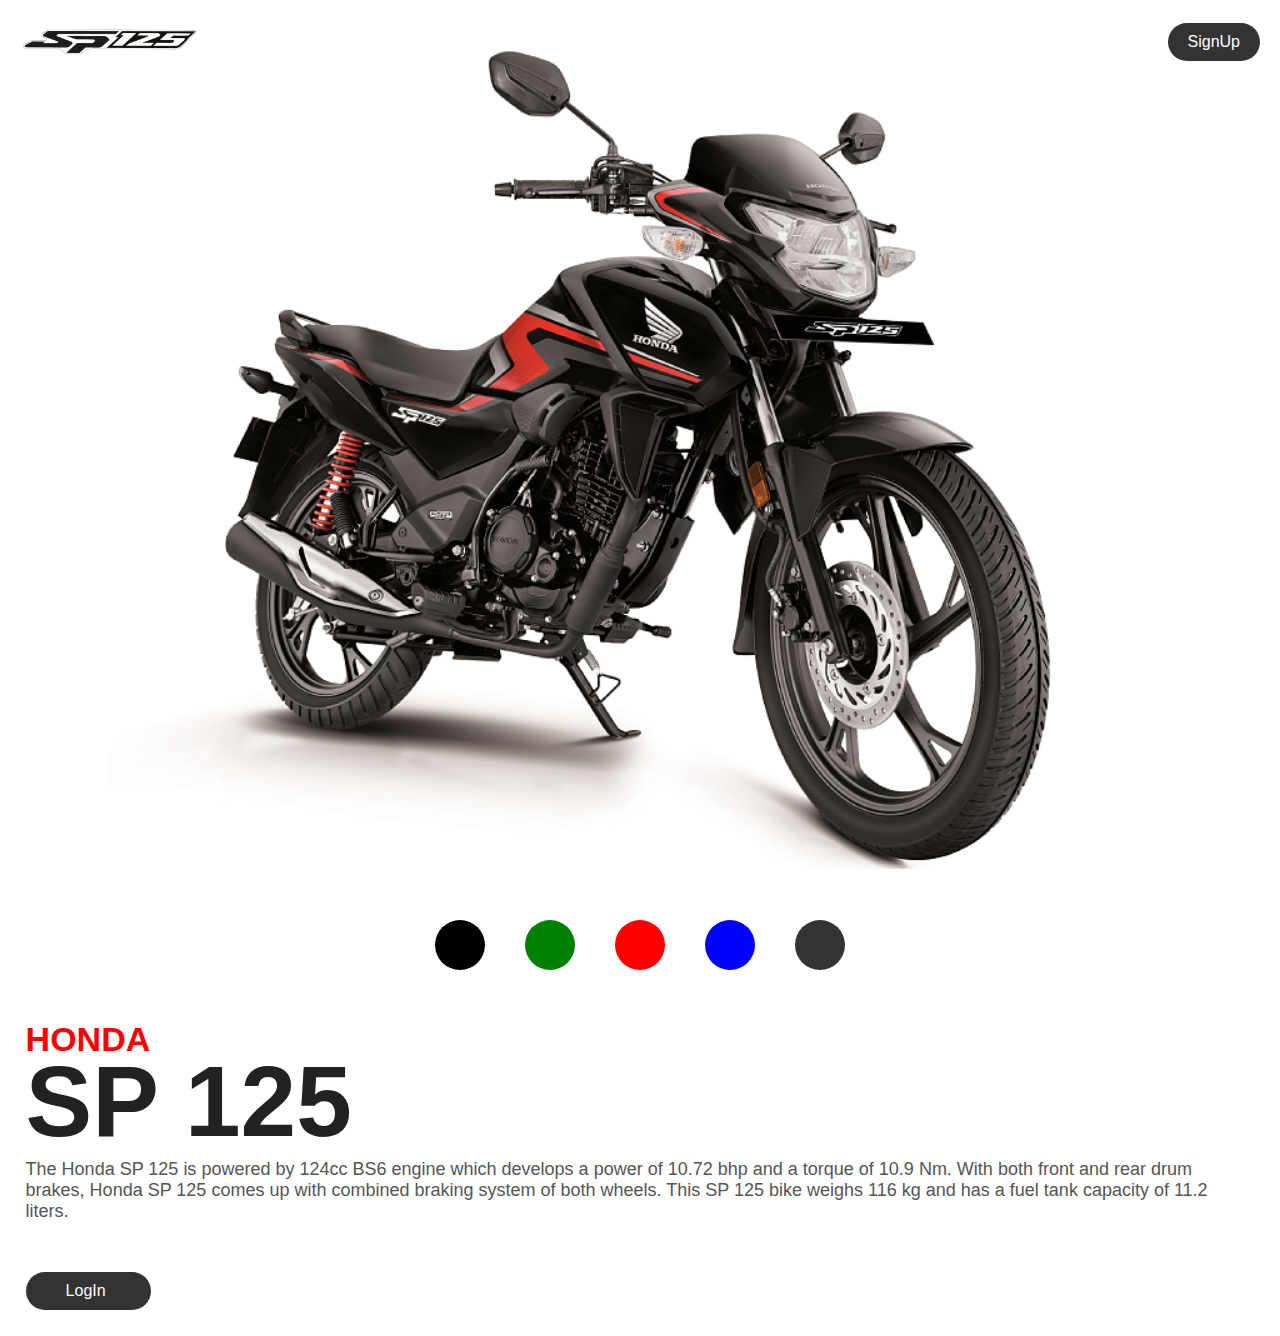
<file: index.html>
<!DOCTYPE html>
<html lang="en">

<head>
    <meta charset="UTF-8">
    <meta name="viewport" content="width=device-width, initial-scale=1.0">
    <title>Document</title>
    <link href="https://cdn.jsdelivr.net/npm/bootstrap@5.0.2/dist/css/bootstrap.min.css" rel="stylesheet"
        integrity="sha384-EVSTQN3/azprG1Anm3QDgpJLIm9Nao0Yz1ztcQTwFspd3yD65VohhpuuCOmLASjC" crossorigin="anonymous">
    <link rel="stylesheet" href="style.css">
</head>

<body>
    <div class="container" id="bikes">
        <nav>
            <img src="images/logo.png" class="logo">
            <a href="registration.html" class="btn">SignUp</a>
        </nav>
    </div>
    <div class="color-section">
        <div id="black"></div>
        <div id="green"></div>
        <div id="red"></div>
        <div id="blue"></div>
        <div id="gray"></div>
    </div>

    <div class="contant">
        <div>
            <h2>HONDA</h2>
            <h1>SP 125</h1>
            <p>The Honda SP 125 is powered by 124cc BS6 engine which develops a power of 10.72 bhp and a torque of
                10.9
                Nm. With both front and rear drum brakes, Honda SP 125 comes up with combined braking system of both
                wheels. This SP 125 bike weighs 116 kg and has a fuel tank capacity of 11.2 liters.</p>
        </div>
        <div>
            <a href="login.html" class="btn">LogIn</a>
        </div>
    </div>
    <script>
        let blackbtn = document.getElementById("black");
        let greenbtn = document.getElementById("green");
        let redbtn = document.getElementById("red");
        let bluebtn = document.getElementById("blue");
        let graybtn = document.getElementById("gray");
        let bikes = document.getElementById("bikes");

        blackbtn.onclick = function () {
            bikes.style.backgroundImage = "url(images/black1.png)";
        }
        greenbtn.onclick = function () {
            bikes.style.backgroundImage = "url(images/img1.jpeg)";
        }
        redbtn.onclick = function () {
            bikes.style.backgroundImage = "url(images/red.png)";
        }
        bluebtn.onclick = function () {
            bikes.style.backgroundImage = "url(images/blue1.jpeg)";
        }
        graybtn.onclick = function () {
            bikes.style.backgroundImage = "url(images/gray.png)";
        }
    </script>
</body>
<script src="https://cdn.jsdelivr.net/npm/bootstrap@5.0.2/dist/js/bootstrap.bundle.min.js"
    integrity="sha384-MrcW6ZMFYlzcLA8Nl+NtUVF0sA7MsXsP1UyJoMp4YLEuNSfAP+JcXn/tWtIaxVXM"
    crossorigin="anonymous"></script>

</html>
</file>
<file: style.css>
*{
    margin: 0;
    padding: 0;
    font-family: 'Lucida Sans', 'Lucida Sans Regular', 'Lucida Grande', 'Lucida Sans Unicode', Geneva, Verdana, sans-serif;
    box-sizing: border-box;
}
.container{
    width: 100%;
    height: 100vh;
    background-image: url("images/black1.png");
    background-size: cover;
    background-position: center;
    padding: 10px 20px;
    transition: background-image 0.3s;
}
nav{
    width: 100%;
    display: flex;
    align-items: center;
    justify-content: space-between;
}
nav .logo{
    width: 180px;
    cursor: pointer;
}
nav .btn{
    text-decoration: none;
    color: #fff;
    background: #333;
    padding: 10px 20px;
    border-radius: 30px;
}
.color-section{
    display: flex;
    text-align: center;
    justify-items: center;
    margin-bottom: 30px;
    /* align-content: space-around; */
    justify-content: center;
}
.color-section div{
    background: #333;
    width: 50px;
    height: 50px;
    border-radius: 50%;
    text-align: center;
    margin: 20px;
    cursor: pointer;
}
.color-section #green{
    background-color: green;
}
.color-section #black{
    background-color: black;
}
.color-section #red{
    background-color: red;
}
.color-section #blue{
    background-color: blue;
}
.contant{
    /* text-align: center; */
    margin: 2%;
}
.contant h2{
    color: red;
    font-size: 34px;
}
.contant h1{
    font-size: 100px;
    color: #222;
    margin-top: -15px;
}
.contant p{
    font-weight: 500;
    font-size: 18px;
    color: #555;
}
.contant .btn{
    display: flex;
    width: 125px;
    margin-top: 50px;
    text-decoration: none;
    color: #fff;
    background: #333;
    padding: 10px 40px;
    border-radius: 30px;
    
}
</file>
